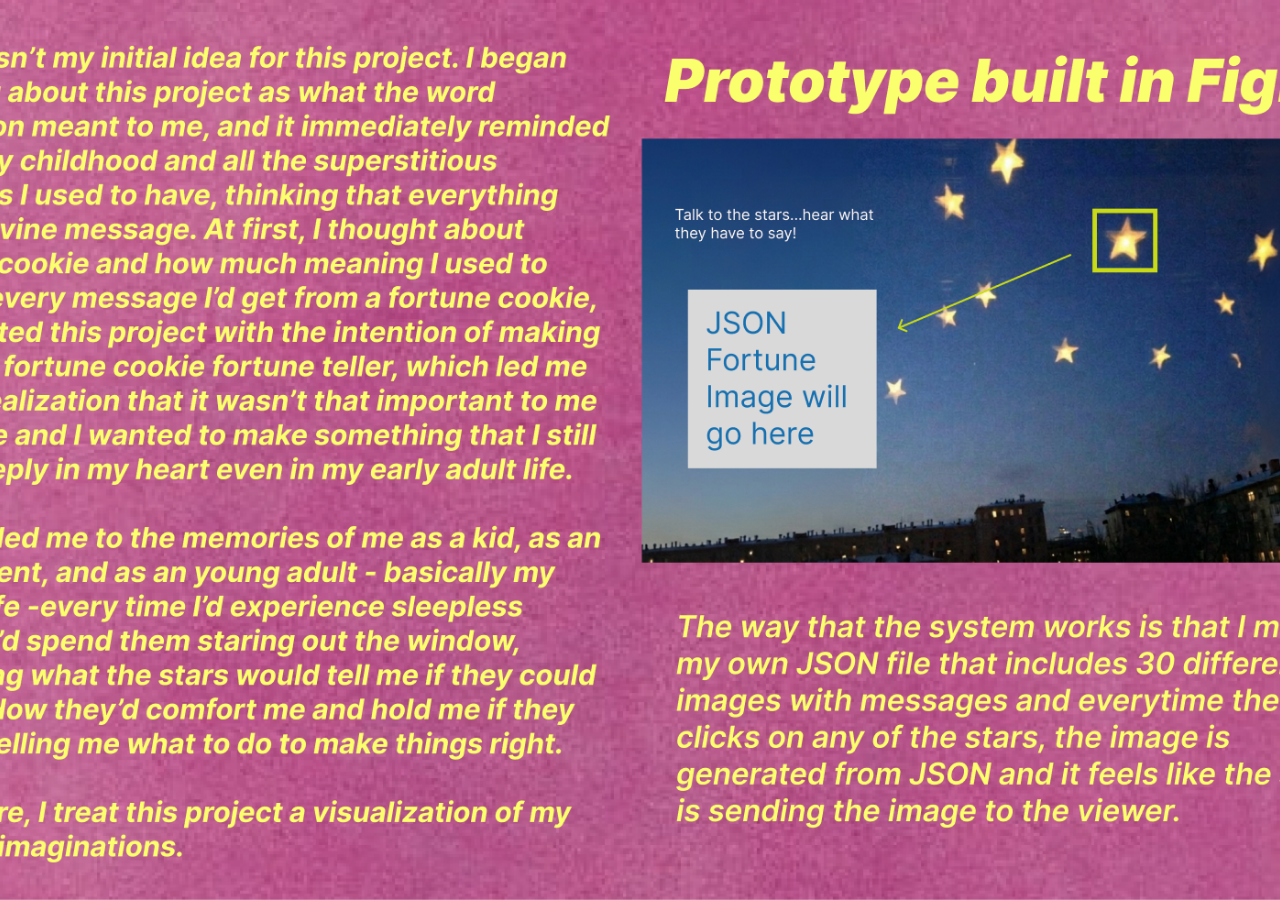
<file: page2.html>
<!DOCTYPE html>
<html lang="en">
<head>
    <meta charset="UTF-8">
    <meta name="viewport" content="width=device-width, initial-scale=1.0">
    <title>Process</title>
    <style>
        * { margin: 0; padding: 0; box-sizing: border-box; }
        body { width: 100%; height: 100vh; overflow: hidden; }
        img { width: 100%; height: 100vh; object-fit: cover; display: block; }
    </style>
</head>
<body>
    <img src="images/page2.png" alt="Process">
</body>
</html>
</file>
